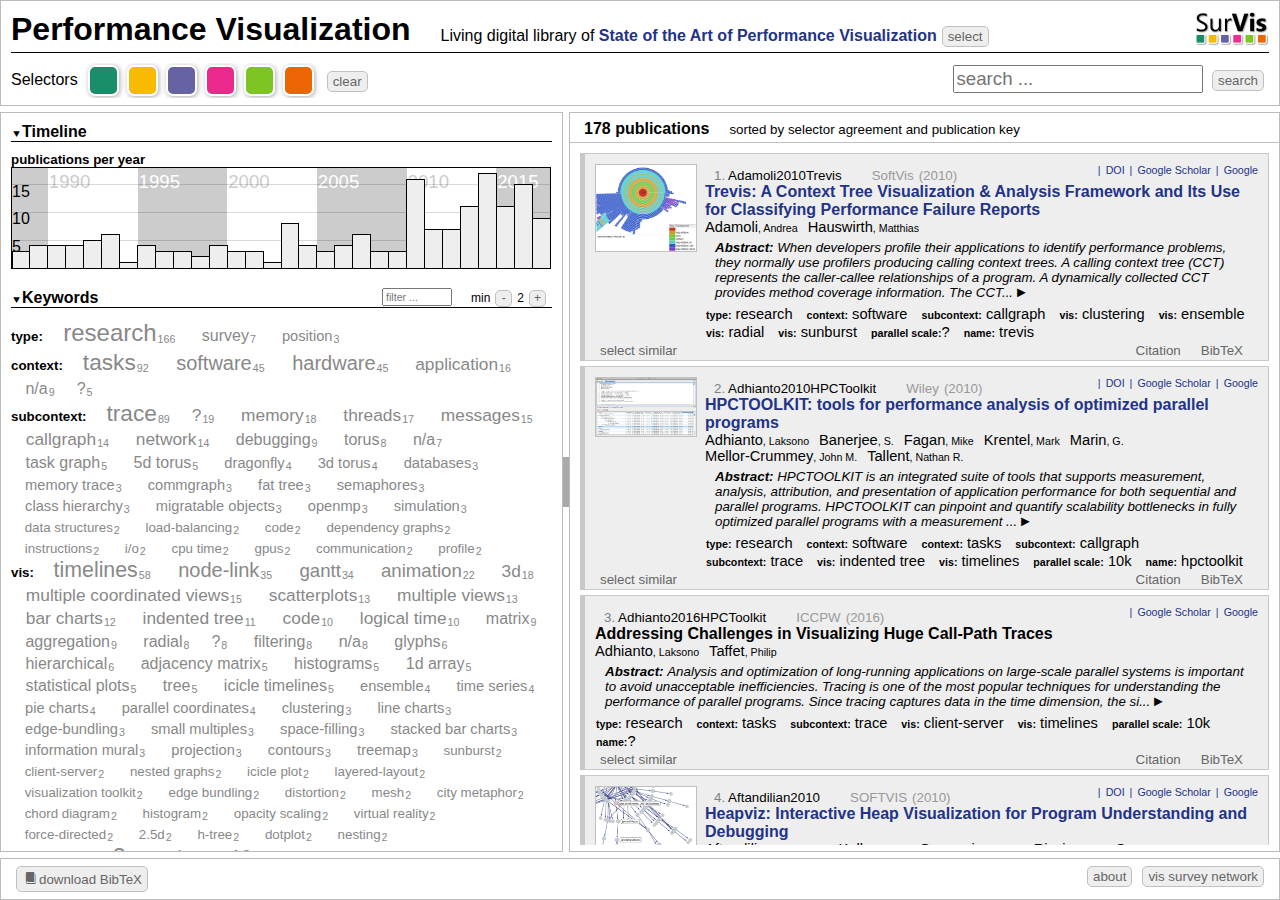
<file: STAR/index.html>
<html>
<head>
    <meta http-equiv="Content-Type" content="text/html; charset=utf-8">
    <script type="text/javascript" src="properties.js"></script>
    <script data-main="js/app.js" src="js/require.js"></script>
</head>
<body>
</body>
</html>
</file>
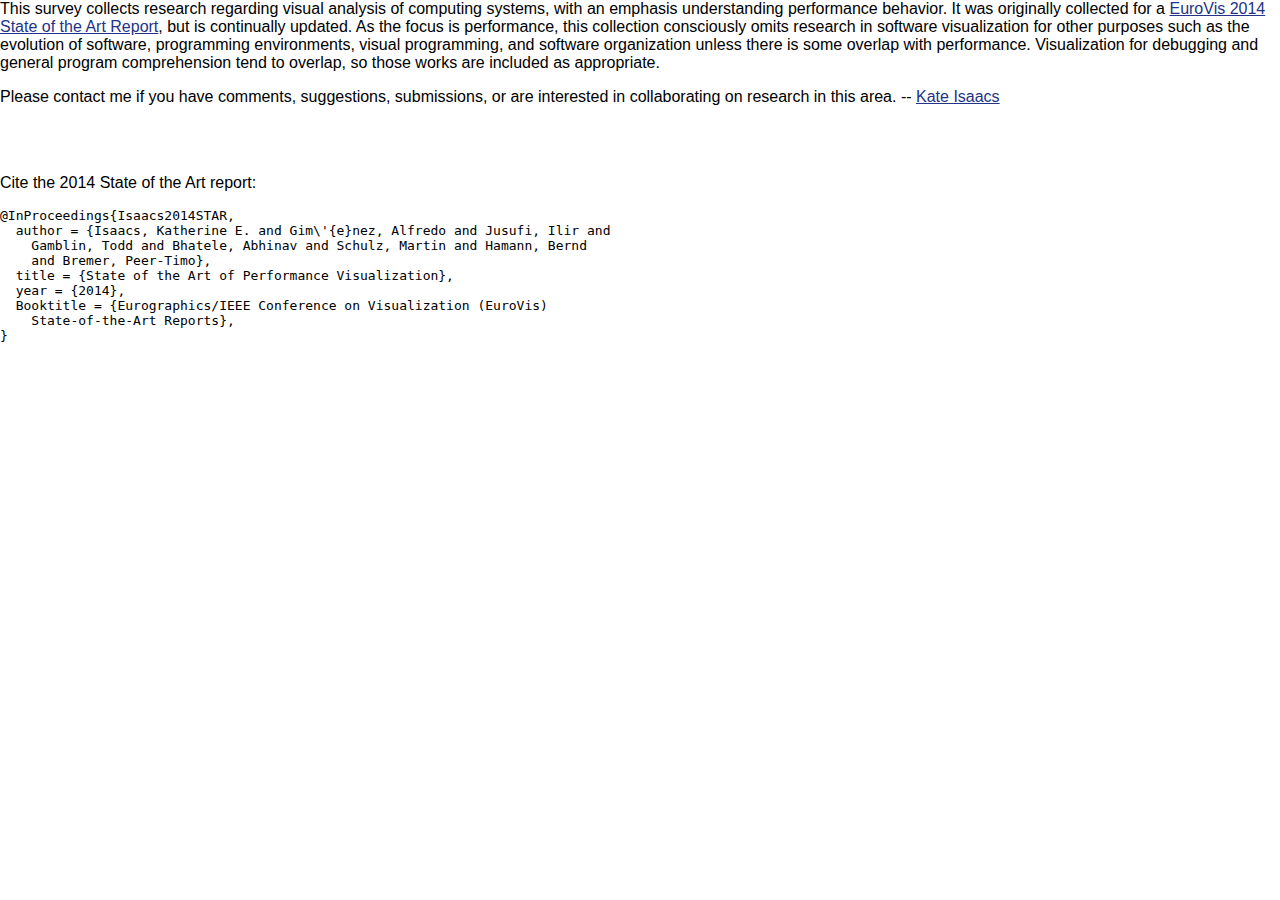
<file: STAR/about.html>
<html>
<head>
    <meta http-equiv="Content-Type" content="text/html; charset=utf-8">
	<style type="text/css">
	html {
		margin: 0px;
		padding: 0px;
	}

	body {
		font-family: Calibri, Arial, Sans;
		margin: 0px;
		padding: 0px;
	}

	label {
		background: #FFFFEE;
		border: 1px solid black;
	}

	a {
		color: #223388;
	}

	iframe {
		border: none;
	}

	a:active {
		color: #223388;
	}

	a:visited {
		color: #223388;
	}

	h1 {
		font-size: 14pt;
		border-bottom: 1px solid black;
	}
	</style>
</head>
<body>

<p>This survey collects research regarding visual analysis of computing
systems, with an emphasis understanding performance behavior. It was
  originally collected for a <a
    href="data/papers_pdf/Isaacs2014STAR.pdf">EuroVis 2014 State of the Art
    Report</a>, but is continually updated. As the focus is performance, this
  collection consciously omits research in software visualization for other
  purposes such as the evolution of software, programming environments, visual
  programming, and software organization unless there is some overlap with
  performance. Visualization for debugging and general program comprehension
  tend to overlap, so those works are included as appropriate.
  </p>

  <p>
Please contact me if you have comments, suggestions, submissions, or are interested in collaborating on research in this area.
-- <a target="_blank"
href="http://cgi.cs.arizona.edu/~kisaacs">Kate Isaacs</a></p>

<br /><br />

<p>Cite the 2014 State of the Art report:</p>
<pre>
@InProceedings{Isaacs2014STAR,
  author = {Isaacs, Katherine E. and Gim\'{e}nez, Alfredo and Jusufi, Ilir and
    Gamblin, Todd and Bhatele, Abhinav and Schulz, Martin and Hamann, Bernd
    and Bremer, Peer-Timo},
  title = {State of the Art of Performance Visualization},
  year = {2014},
  Booktitle = {Eurographics/IEEE Conference on Visualization (EuroVis)
    State-of-the-Art Reports},
}
</pre>

</body>
</html>
</file>
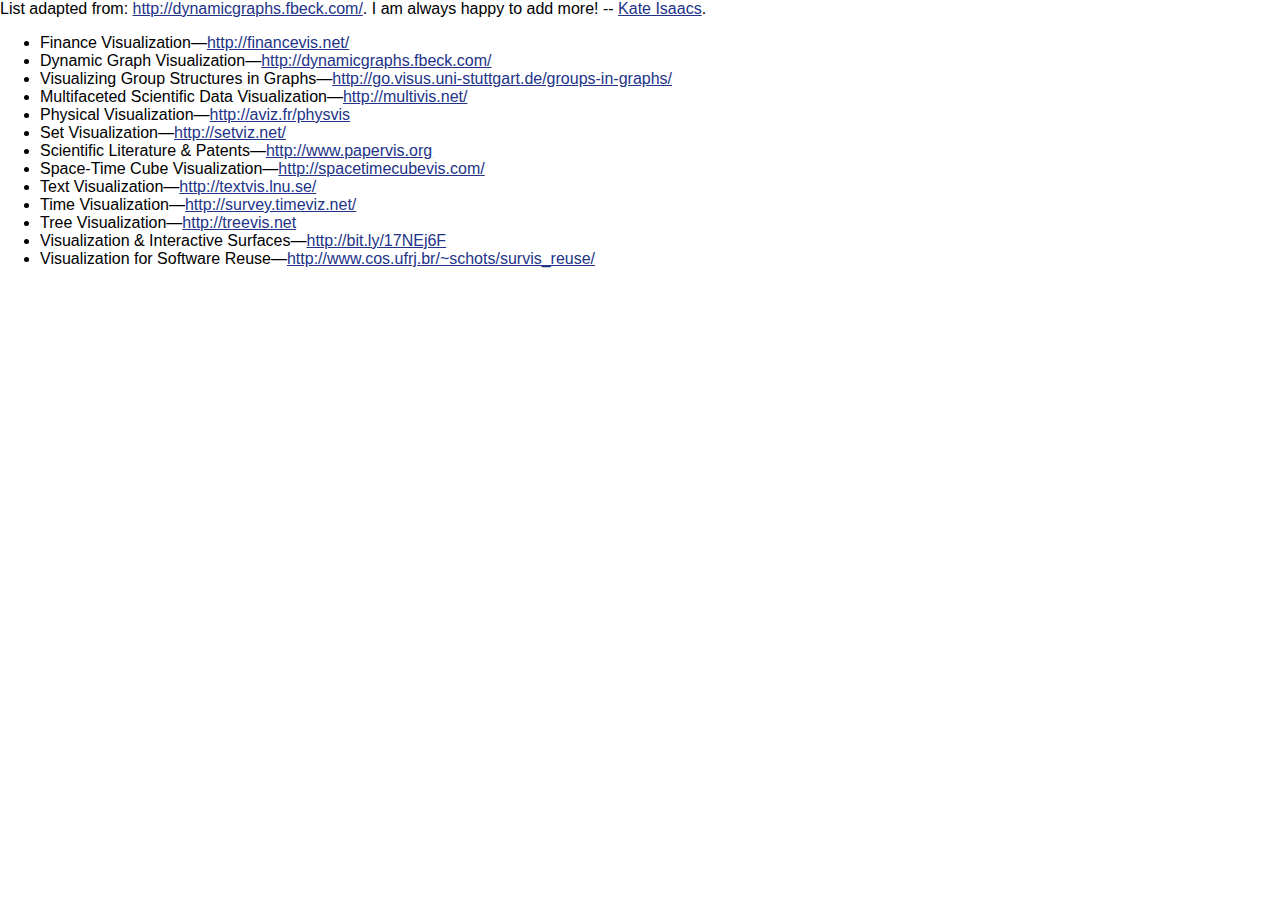
<file: STAR/others.html>
<html><head>
    <meta http-equiv="Content-Type" content="text/html; charset=UTF-8">
	<style type="text/css">
	html {
		margin: 0px;
		padding: 0px;
	}

	body {
		font-family: Calibri, Arial, Sans;
		margin: 0px;
		padding: 0px;
	}

	label {
		background: #FFFFEE;
		border: 1px solid black;
	}

	a {
		color: #223388;
	}

	iframe {
		border: none;
	}

	a:active {
		color: #223388;
	}

	a:visited {
		color: #223388;
	}

	h1 {
		font-size: 14pt;
		border-bottom: 1px solid black;
	}
	</style>
<body>


List adapted from: <a href="http://dynamicgraphs.fbeck.com/"
  target="_blank">http://dynamicgraphs.fbeck.com/</a>. I am always happy to
add more! -- <a href="http://cgi.cs.arizona.edu/~kisaacs">Kate Isaacs</a>.

<ul>
    <li>Finance Visualization—<a href="http://financevis.net/" target="_blank">http://financevis.net/</a></li>
    <li>Dynamic Graph Visualization—<a href="http://dynamicgraphs.fbeck.com/" target="_blank">http://dynamicgraphs.fbeck.com/</a></li>
    <li>Visualizing Group Structures in Graphs—<a href="http://go.visus.uni-stuttgart.de/groups-in-graphs/" target="_blank">http://go.visus.uni-stuttgart.de/groups-in-graphs/</a></li>
    <li>Multifaceted Scientific Data Visualization—<a href="http://multivis.net/" target="_blank">http://multivis.net/</a></li>
    <li>Physical Visualization—<a href="http://aviz.fr/physvis" target="_blank">http://aviz.fr/physvis</a></li>
    <li>Set Visualization—<a href="http://setviz.net/" target="_blank">http://setviz.net/</a></li>
    <li>Scientific Literature & Patents—<a href="http://www.papervis.org">http://www.papervis.org</a></li>
    <li>Space-Time Cube Visualization—<a href="http://spacetimecubevis.com/" target="_blank">http://spacetimecubevis.com/</a></li>
    <li>Text Visualization—<a href="http://textvis.lnu.se/" target="_blank">http://textvis.lnu.se/</a></li>
    <li>Time Visualization—<a href="http://survey.timeviz.net/" target="_blank">http://survey.timeviz.net/</a></li>
    <li>Tree Visualization—<a href="http://treevis.net/" target="_blank">http://treevis.net</a></li>
    <li>Visualization &amp; Interactive Surfaces—<a href="http://bit.ly/17NEj6F" target="_blank">http://bit.ly/17NEj6F</a> </li>
	<li>Visualization for Software Reuse—<a href="http://www.cos.ufrj.br/%7Eschots/survis_reuse/" target="_blank">http://www.cos.ufrj.br/~schots/survis_reuse/</a> </li>
</ul>

</body></html>
</file>
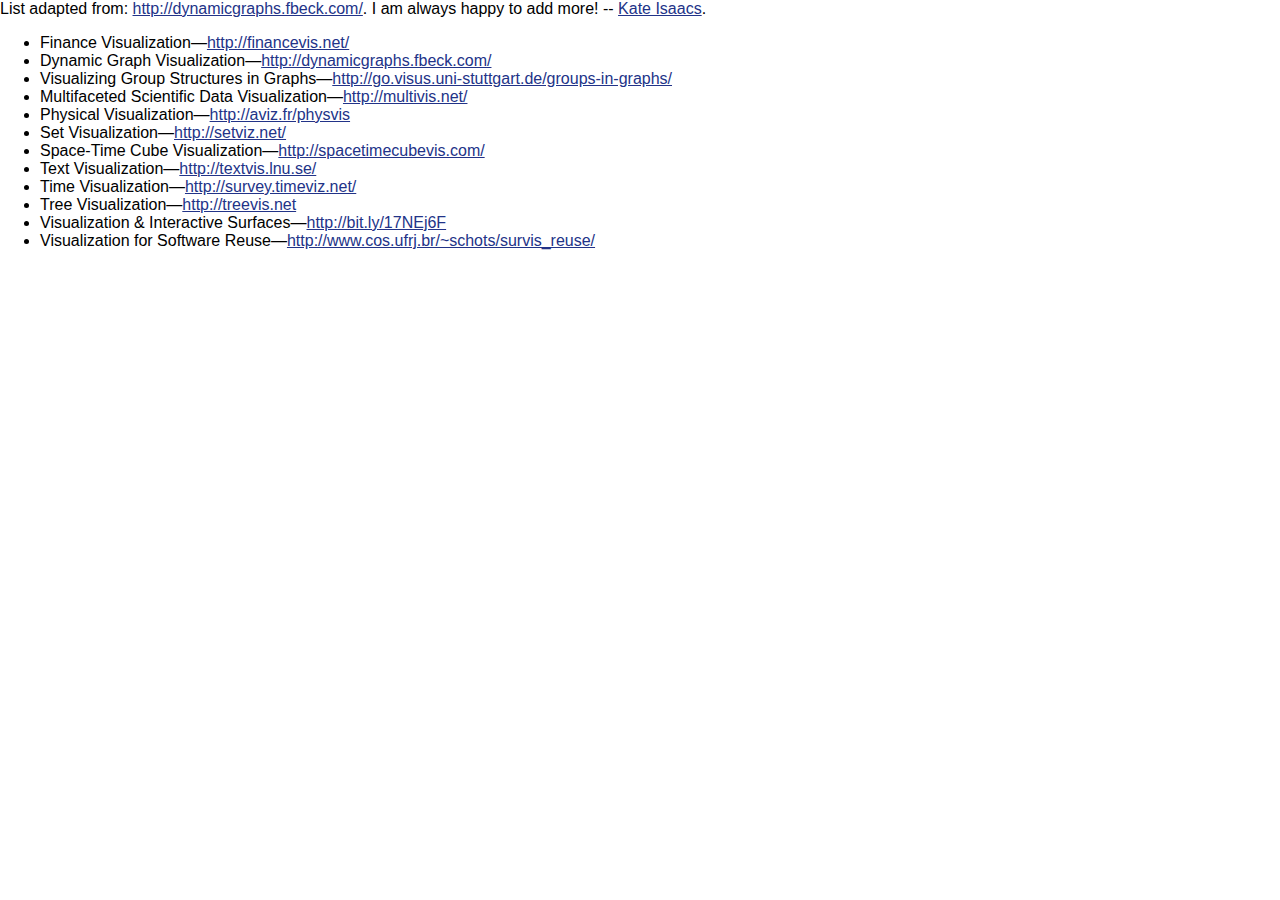
<file: STAR/styles/others.html>
<html><head>
    <meta http-equiv="Content-Type" content="text/html; charset=UTF-8">
	<style type="text/css">
	html {
		margin: 0px;
		padding: 0px;
	}

	body {
		font-family: Calibri, Arial, Sans;
		margin: 0px;
		padding: 0px;
	}

	label {
		background: #FFFFEE;
		border: 1px solid black;
	}

	a {
		color: #223388;
	}

	iframe {
		border: none;
	}

	a:active {
		color: #223388;
	}

	a:visited {
		color: #223388;
	}

	h1 {
		font-size: 14pt;
		border-bottom: 1px solid black;
	}
	</style>
<body>


List adapted from: <a href="http://dynamicgraphs.fbeck.com/"
  target="_blank">http://dynamicgraphs.fbeck.com/</a>. I am always happy to
add more! -- <a href="http://cgi.cs.arizona.edu/~kisaacs">Kate Isaacs</a>.

<ul>
    <li>Finance Visualization—<a href="http://financevis.net/" target="_blank">http://financevis.net/</a></li>
    <li>Dynamic Graph Visualization—<a href="http://dynamicgraphs.fbeck.com/" target="_blank">http://dynamicgraphs.fbeck.com/</a></li>
    <li>Visualizing Group Structures in Graphs—<a href="http://go.visus.uni-stuttgart.de/groups-in-graphs/" target="_blank">http://go.visus.uni-stuttgart.de/groups-in-graphs/</a></li>
    <li>Multifaceted Scientific Data Visualization—<a href="http://multivis.net/" target="_blank">http://multivis.net/</a></li>
    <li>Physical Visualization—<a href="http://aviz.fr/physvis" target="_blank">http://aviz.fr/physvis</a></li>
    <li>Set Visualization—<a href="http://setviz.net/" target="_blank">http://setviz.net/</a></li>
    <li>Space-Time Cube Visualization—<a href="http://spacetimecubevis.com/" target="_blank">http://spacetimecubevis.com/</a></li>
    <li>Text Visualization—<a href="http://textvis.lnu.se/" target="_blank">http://textvis.lnu.se/</a></li>
    <li>Time Visualization—<a href="http://survey.timeviz.net/" target="_blank">http://survey.timeviz.net/</a></li>
    <li>Tree Visualization—<a href="http://treevis.net/" target="_blank">http://treevis.net</a></li>
    <li>Visualization &amp; Interactive Surfaces—<a href="http://bit.ly/17NEj6F" target="_blank">http://bit.ly/17NEj6F</a> </li>
	<li>Visualization for Software Reuse—<a href="http://www.cos.ufrj.br/%7Eschots/survis_reuse/" target="_blank">http://www.cos.ufrj.br/~schots/survis_reuse/</a> </li>
</ul>

</body></html>
</file>
